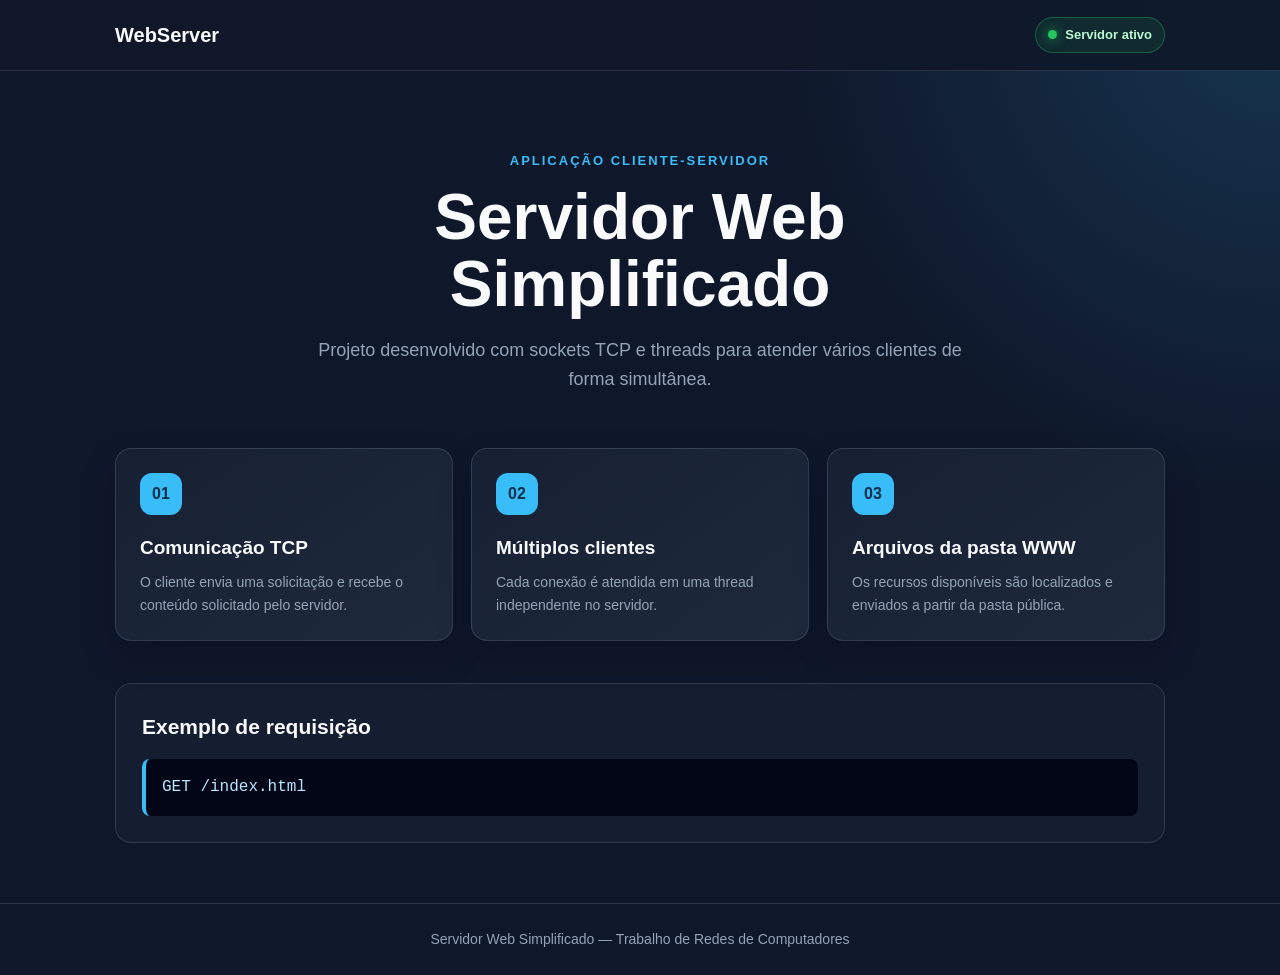
<file: www/index.html>
<!doctype html>
<html lang="pt-br">
<head>
  <meta charset="utf-8">
  <meta name="viewport" content="width=device-width, initial-scale=1">
  <title>Servidor Web Simplificado</title>

  <style>
    :root {
      --background: #0f172a;
      --surface: #172033;
      --surface-light: #1e293b;
      --primary: #38bdf8;
      --primary-dark: #0284c7;
      --text: #f8fafc;
      --muted: #94a3b8;
      --success: #22c55e;
      --border: rgba(148, 163, 184, 0.2);
    }

    * {
      box-sizing: border-box;
    }

    body {
      margin: 0;
      min-height: 100vh;
      background:
        radial-gradient(circle at top right, rgba(56, 189, 248, 0.18), transparent 32%),
        var(--background);
      color: var(--text);
      font-family: Arial, Helvetica, sans-serif;
      line-height: 1.6;
    }

    .container {
      width: min(1050px, calc(100% - 32px));
      margin: 0 auto;
    }

    header {
      border-bottom: 1px solid var(--border);
      background: rgba(15, 23, 42, 0.88);
    }

    .navbar {
      display: flex;
      align-items: center;
      justify-content: space-between;
      min-height: 70px;
    }

    .logo {
      color: var(--text);
      font-size: 20px;
      font-weight: 700;
      text-decoration: none;
    }

    .status {
      display: inline-flex;
      align-items: center;
      gap: 8px;
      padding: 7px 12px;
      border: 1px solid rgba(34, 197, 94, 0.35);
      border-radius: 999px;
      color: #bbf7d0;
      background: rgba(34, 197, 94, 0.1);
      font-size: 13px;
      font-weight: 700;
    }

    .status-dot {
      width: 9px;
      height: 9px;
      border-radius: 50%;
      background: var(--success);
      box-shadow: 0 0 12px rgba(34, 197, 94, 0.8);
    }

    .hero {
      padding: 80px 0 54px;
      text-align: center;
    }

    .eyebrow {
      margin: 0 0 12px;
      color: var(--primary);
      font-size: 13px;
      font-weight: 700;
      letter-spacing: 2px;
      text-transform: uppercase;
    }

    h1 {
      max-width: 760px;
      margin: 0 auto 18px;
      font-size: clamp(36px, 7vw, 64px);
      line-height: 1.05;
    }

    .hero-description {
      max-width: 680px;
      margin: 0 auto;
      color: var(--muted);
      font-size: 18px;
    }

    .cards {
      display: grid;
      grid-template-columns: repeat(3, minmax(0, 1fr));
      gap: 18px;
      padding-bottom: 42px;
    }

    .card {
      padding: 24px;
      border: 1px solid var(--border);
      border-radius: 16px;
      background: linear-gradient(145deg, var(--surface), var(--surface-light));
      box-shadow: 0 16px 35px rgba(0, 0, 0, 0.18);
    }

    .card-number {
      display: grid;
      width: 42px;
      height: 42px;
      margin-bottom: 18px;
      place-items: center;
      border-radius: 12px;
      color: #082f49;
      background: var(--primary);
      font-weight: 800;
    }

    .card h2 {
      margin: 0 0 8px;
      font-size: 19px;
    }

    .card p {
      margin: 0;
      color: var(--muted);
      font-size: 14px;
    }

    .request-box {
      margin-bottom: 60px;
      padding: 26px;
      border: 1px solid var(--border);
      border-radius: 16px;
      background: rgba(23, 32, 51, 0.78);
    }

    .request-box h2 {
      margin: 0 0 15px;
      font-size: 21px;
    }

    code {
      display: block;
      padding: 16px;
      overflow-x: auto;
      border-left: 4px solid var(--primary);
      border-radius: 8px;
      color: #bae6fd;
      background: #020617;
      font-family: Consolas, Monaco, monospace;
    }

    footer {
      padding: 24px 0;
      border-top: 1px solid var(--border);
      color: var(--muted);
      text-align: center;
      font-size: 14px;
    }

    @media (max-width: 760px) {
      .cards {
        grid-template-columns: 1fr;
      }

      .hero {
        padding-top: 58px;
      }

      .navbar {
        gap: 14px;
      }
    }
  </style>
</head>
<body>
  <header>
    <div class="container navbar">
      <a class="logo" href="#">WebServer</a>

      <div class="status">
        <span class="status-dot"></span>
        Servidor ativo
      </div>
    </div>
  </header>

  <main class="container">
    <section class="hero">
      <p class="eyebrow">Aplicação cliente-servidor</p>
      <h1>Servidor Web Simplificado</h1>
      <p class="hero-description">
        Projeto desenvolvido com sockets TCP e threads para atender vários clientes
        de forma simultânea.
      </p>
    </section>

    <section class="cards" aria-label="Características do servidor">
      <article class="card">
        <div class="card-number">01</div>
        <h2>Comunicação TCP</h2>
        <p>O cliente envia uma solicitação e recebe o conteúdo solicitado pelo servidor.</p>
      </article>

      <article class="card">
        <div class="card-number">02</div>
        <h2>Múltiplos clientes</h2>
        <p>Cada conexão é atendida em uma thread independente no servidor.</p>
      </article>

      <article class="card">
        <div class="card-number">03</div>
        <h2>Arquivos da pasta WWW</h2>
        <p>Os recursos disponíveis são localizados e enviados a partir da pasta pública.</p>
      </article>
    </section>

    <section class="request-box">
      <h2>Exemplo de requisição</h2>
      <code>GET /index.html</code>
    </section>
  </main>

  <footer>
    Servidor Web Simplificado — Trabalho de Redes de Computadores
  </footer>
</body>
</html>
</file>
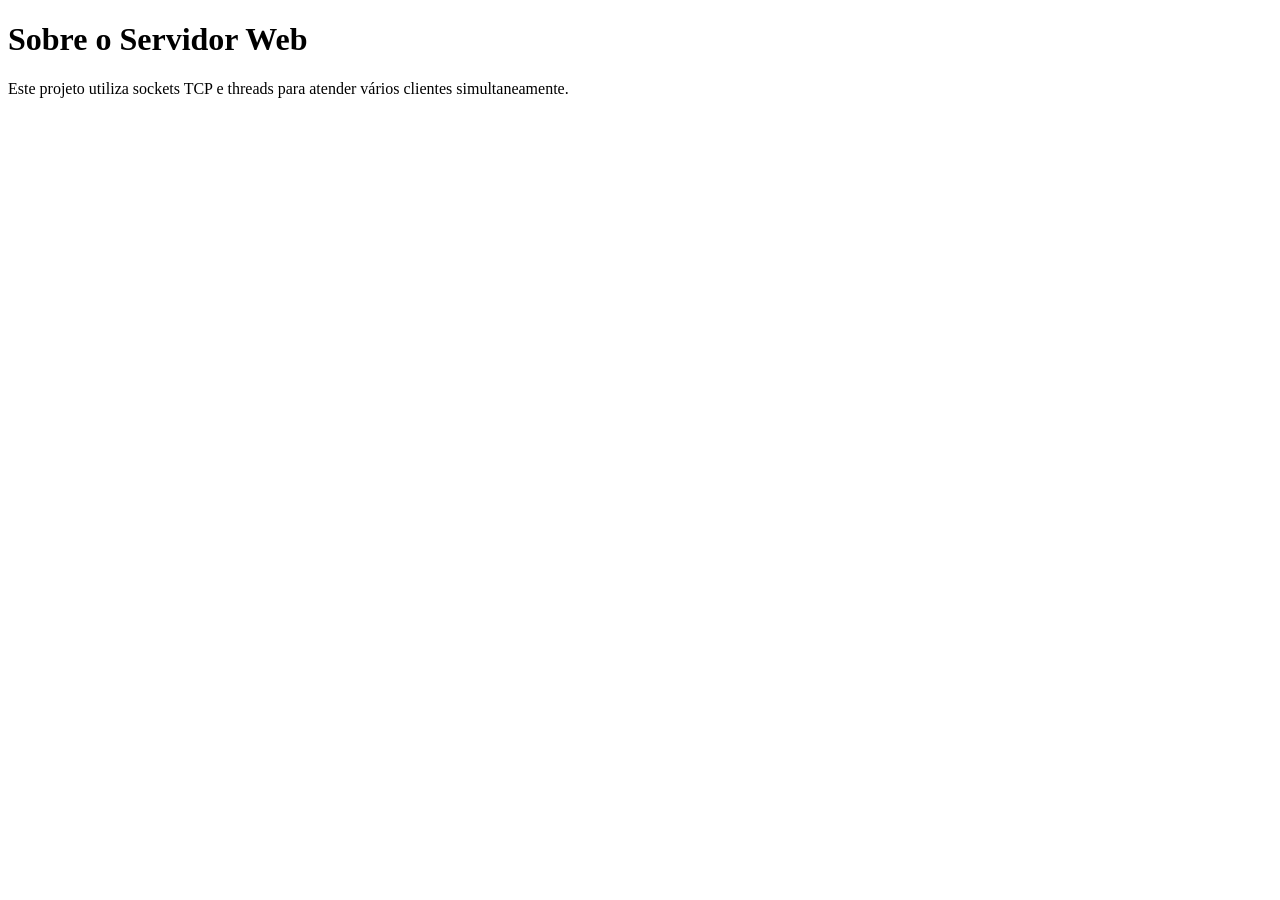
<file: www/sobre.html>
<!DOCTYPE html>
<html lang="pt-br">
<head>
    <meta charset="UTF-8">
    <title>Sobre o projeto</title>
</head>
<body>
    <h1>Sobre o Servidor Web</h1>

    <p>
        Este projeto utiliza sockets TCP e threads para atender
        vários clientes simultaneamente.
    </p>
</body>
</html>
</file>
